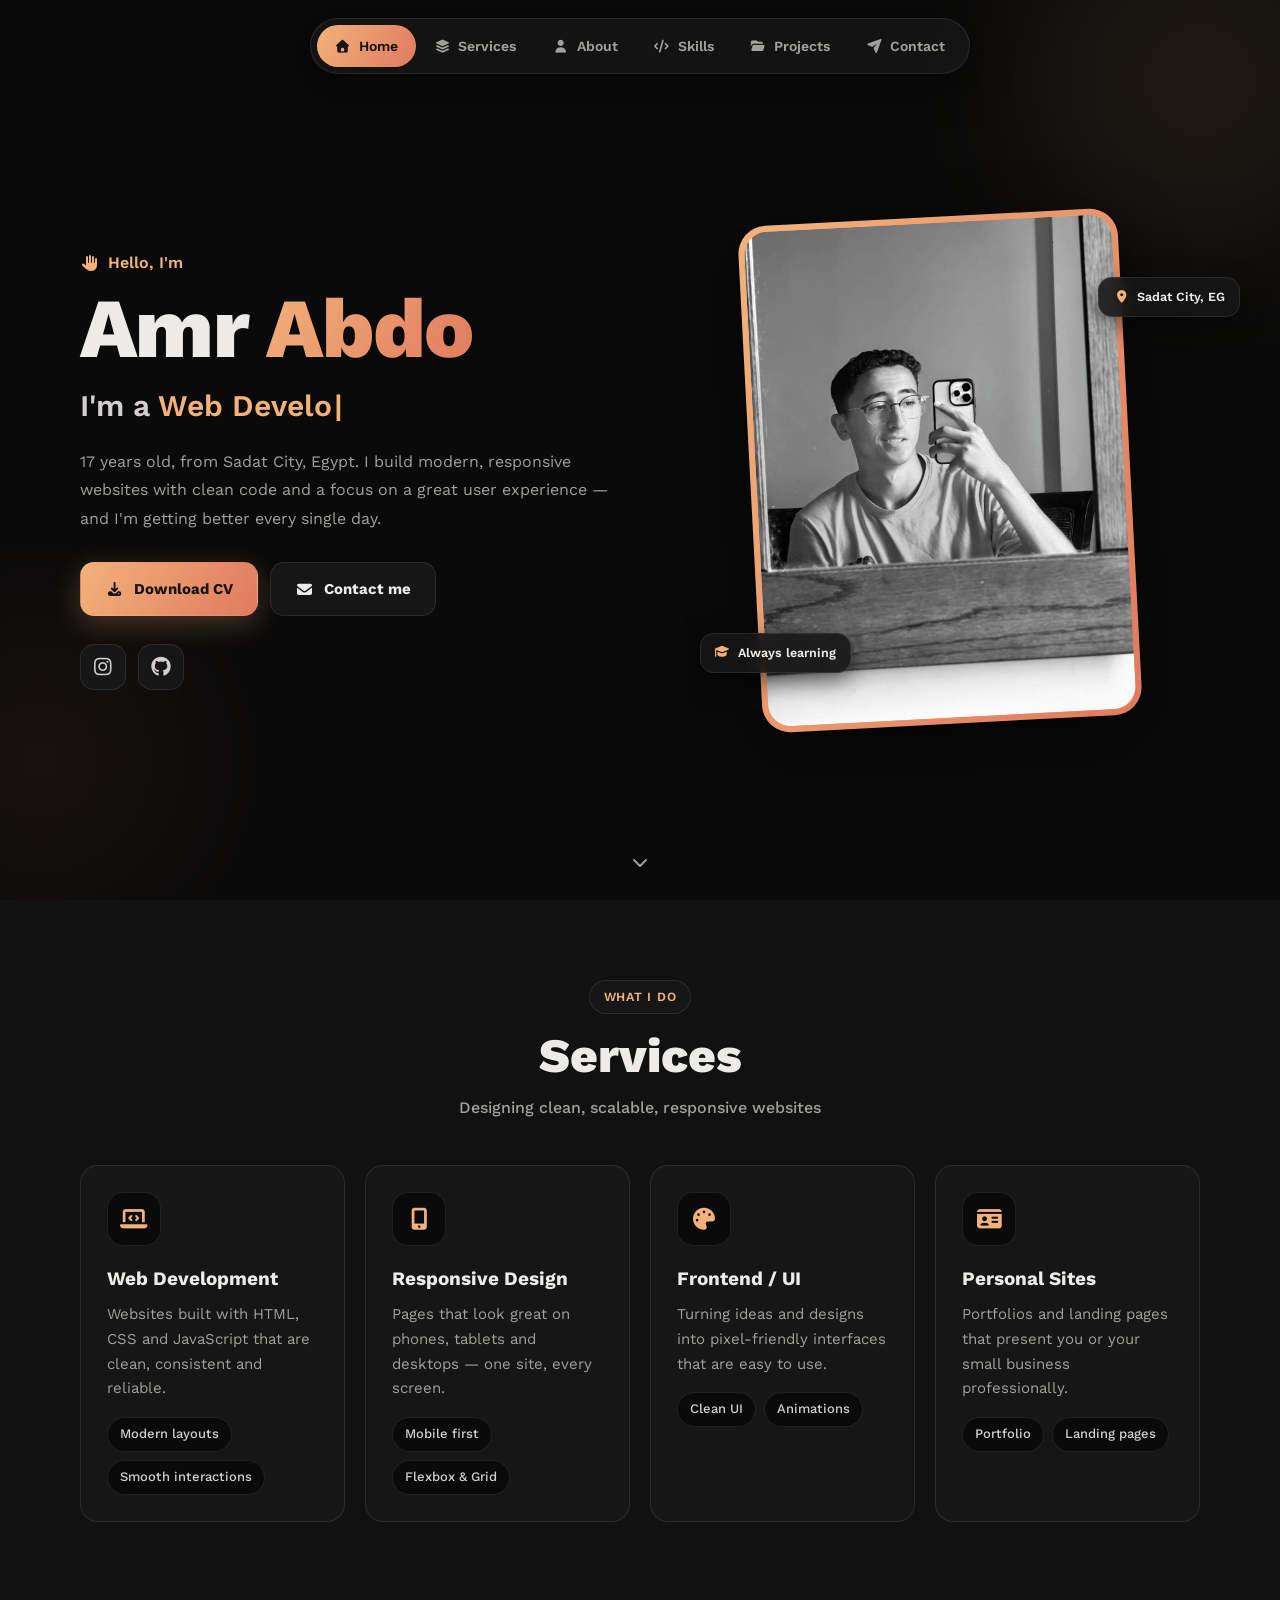
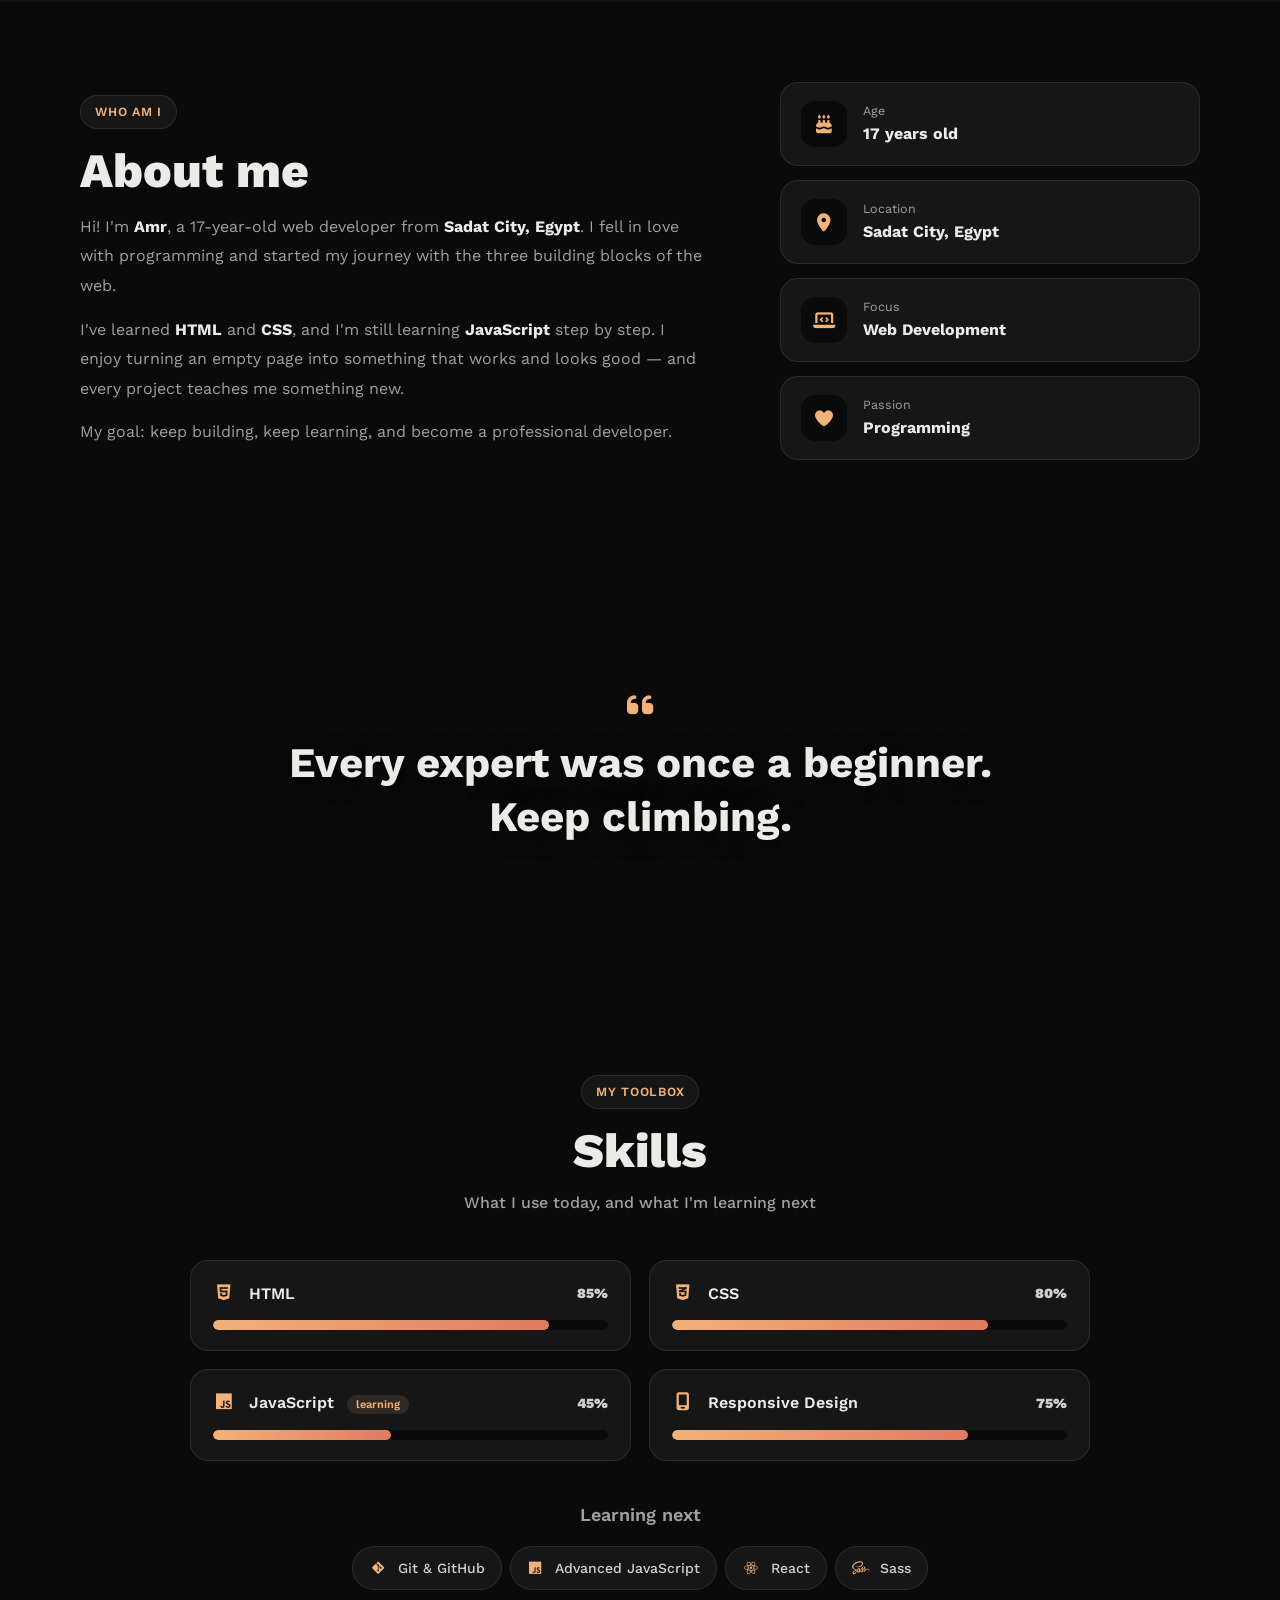
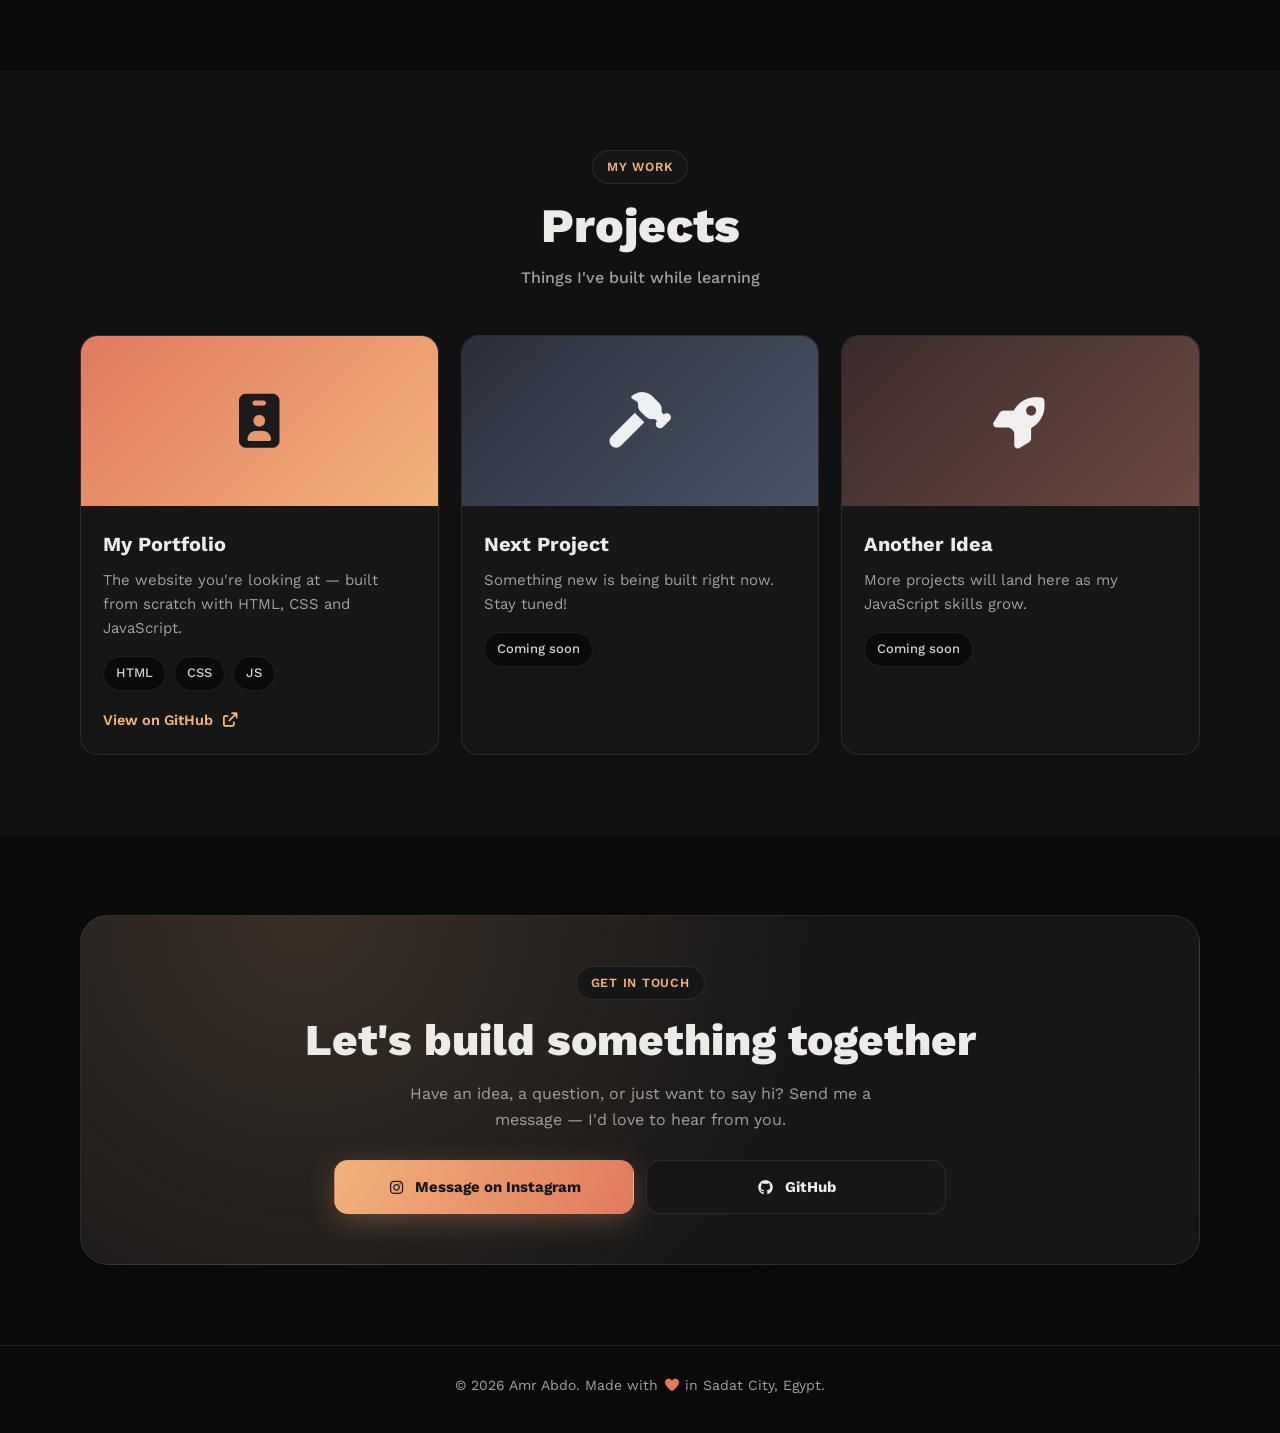
<file: index.html>
<!DOCTYPE html>
<html lang="en">
<head>
    <meta charset="UTF-8">
    <meta name="viewport" content="width=device-width, initial-scale=1.0">
    <meta name="description" content="Amr Abdo — 17 year old web developer from Sadat City, Egypt. HTML, CSS and JavaScript.">
    <meta name="theme-color" content="#0a0a0a">
    <title>Amr Abdo | Portfolio</title>
    <script>document.documentElement.classList.add("js");</script>

    <!-- Render All Elements Normally -->
    <link rel="stylesheet" href="Css/normalize.css" />
    <!-- Font Awesome Library -->
    <link rel="stylesheet" href="Css/all.min.css" />
    <!-- Google Fonts -->
    <link rel="preconnect" href="https://fonts.googleapis.com">
    <link rel="preconnect" href="https://fonts.gstatic.com" crossorigin>
    <link href="https://fonts.googleapis.com/css2?family=Jomhuria&family=Work+Sans:ital,wght@0,100..900;1,100..900&display=swap" rel="stylesheet">
    <!-- New design (separate from the original portfolio.css) -->
    <link rel="stylesheet" href="Css/portfolio-v2.css" />
</head>
<body>
    <div class="progress" id="progress"></div>

    <!-- Start Header / Navigation -->
    <header class="nav-wrap">
        <nav class="nav" aria-label="Main navigation">
            <a href="#home" class="nav-link" data-link="home"><i class="fa-solid fa-house"></i><span>Home</span></a>
            <a href="#services" class="nav-link" data-link="services"><i class="fa-solid fa-layer-group"></i><span>Services</span></a>
            <a href="#about" class="nav-link" data-link="about"><i class="fa-solid fa-user"></i><span>About</span></a>
            <a href="#skills" class="nav-link" data-link="skills"><i class="fa-solid fa-code"></i><span>Skills</span></a>
            <a href="#projects" class="nav-link" data-link="projects"><i class="fa-solid fa-folder-open"></i><span>Projects</span></a>
            <a href="#contact" class="nav-link" data-link="contact"><i class="fa-solid fa-paper-plane"></i><span>Contact</span></a>
        </nav>
    </header>
    <!-- End Header -->

    <main>
    <!-- Start Home -->
    <section class="home" id="home" data-section="home">
        <div class="glow glow-1"></div>
        <div class="glow glow-2"></div>
        <div class="container home-grid">
            <div class="home-text reveal">
                <span class="hello"><i class="fa-solid fa-hand"></i> Hello, I'm</span>
                <h1 class="name">Amr <span class="grad">Abdo</span></h1>
                <h2 class="role">I'm a <span id="typed" class="typed"></span><span class="cursor">|</span></h2>
                <p class="lead">
                    17 years old, from Sadat City, Egypt. I build modern, responsive websites
                    with clean code and a focus on a great user experience — and I'm getting better every single day.
                </p>
                <div class="actions">
                    <!-- Put your CV file at CV/Amr-Abdo-CV.pdf -->
                    <a class="btn btn-primary" href="CV/Amr-Abdo-CV.pdf" download><i class="fa-solid fa-download"></i> Download CV</a>
                    <a class="btn btn-ghost" href="#contact"><i class="fa-solid fa-envelope"></i> Contact me</a>
                </div>
                <div class="socials">
                    <a href="https://instagram.com/itsamrabdo" target="_blank" rel="noopener" aria-label="Instagram"><i class="fa-brands fa-instagram"></i></a>
                    <a href="https://github.com/amrcodin9" target="_blank" rel="noopener" aria-label="GitHub"><i class="fa-brands fa-github"></i></a>
                    <!-- Add your LinkedIn link here when you make one:
                    <a href="YOUR_LINKEDIN_URL" target="_blank" rel="noopener" aria-label="LinkedIn"><i class="fa-brands fa-linkedin"></i></a> -->
                </div>
            </div>
            <div class="home-photo reveal">
                <div class="photo-frame">
                    <img src="Images/my-photo.jpg" alt="Amr Abdo" width="702" height="936">
                </div>
                <div class="chip chip-a"><i class="fa-solid fa-location-dot"></i> Sadat City, EG</div>
                <div class="chip chip-b"><i class="fa-solid fa-graduation-cap"></i> Always learning</div>
            </div>
        </div>
        <a href="#services" class="scroll-hint" aria-label="Scroll down"><i class="fa-solid fa-chevron-down"></i></a>
    </section>
    <!-- End Home -->

    <!-- Start Services -->
    <section class="section services" id="services" data-section="services">
        <div class="container">
            <div class="heading reveal">
                <span class="tag">What I do</span>
                <h2>Services</h2>
                <p>Designing clean, scalable, responsive websites</p>
            </div>
            <div class="box-container">
                <div class="box reveal">
                    <div class="icon"><i class="fa-solid fa-laptop-code"></i></div>
                    <h3>Web Development</h3>
                    <p>Websites built with HTML, CSS and JavaScript that are clean, consistent and reliable.</p>
                    <ul class="pills"><li>Modern layouts</li><li>Smooth interactions</li></ul>
                </div>
                <div class="box reveal">
                    <div class="icon"><i class="fa-solid fa-mobile-screen-button"></i></div>
                    <h3>Responsive Design</h3>
                    <p>Pages that look great on phones, tablets and desktops — one site, every screen.</p>
                    <ul class="pills"><li>Mobile first</li><li>Flexbox &amp; Grid</li></ul>
                </div>
                <div class="box reveal">
                    <div class="icon"><i class="fa-solid fa-palette"></i></div>
                    <h3>Frontend / UI</h3>
                    <p>Turning ideas and designs into pixel-friendly interfaces that are easy to use.</p>
                    <ul class="pills"><li>Clean UI</li><li>Animations</li></ul>
                </div>
                <div class="box reveal">
                    <div class="icon"><i class="fa-solid fa-id-card"></i></div>
                    <h3>Personal Sites</h3>
                    <p>Portfolios and landing pages that present you or your small business professionally.</p>
                    <ul class="pills"><li>Portfolio</li><li>Landing pages</li></ul>
                </div>
            </div>
        </div>
    </section>
    <!-- End Services -->

    <!-- Start About -->
    <section class="section about" id="about" data-section="about">
        <div class="container about-grid">
            <div class="about-text reveal">
                <span class="tag">Who am I</span>
                <h2>About me</h2>
                <p>
                    Hi! I'm <strong>Amr</strong>, a 17-year-old web developer from <strong>Sadat City, Egypt</strong>.
                    I fell in love with programming and started my journey with the three building blocks of the web.
                </p>
                <p>
                    I've learned <strong>HTML</strong> and <strong>CSS</strong>, and I'm still learning
                    <strong>JavaScript</strong> step by step. I enjoy turning an empty page into something
                    that works and looks good — and every project teaches me something new.
                </p>
                <p>My goal: keep building, keep learning, and become a professional developer.</p>
            </div>
            <ul class="facts reveal">
                <li><i class="fa-solid fa-cake-candles"></i><div><small>Age</small><b>17 years old</b></div></li>
                <li><i class="fa-solid fa-location-dot"></i><div><small>Location</small><b>Sadat City, Egypt</b></div></li>
                <li><i class="fa-solid fa-laptop-code"></i><div><small>Focus</small><b>Web Development</b></div></li>
                <li><i class="fa-solid fa-heart"></i><div><small>Passion</small><b>Programming</b></div></li>
            </ul>
        </div>
    </section>
    <!-- End About -->

    <!-- Start Quote banner -->
    <section class="banner" aria-label="Quote">
        <div class="container reveal">
            <i class="fa-solid fa-quote-left"></i>
            <p>Every expert was once a beginner. Keep climbing.</p>
        </div>
    </section>
    <!-- End Quote banner -->

    <!-- Start Skills -->
    <section class="section skills" id="skills" data-section="skills">
        <div class="container">
            <div class="heading reveal">
                <span class="tag">My toolbox</span>
                <h2>Skills</h2>
                <p>What I use today, and what I'm learning next</p>
            </div>
            <div class="skills-grid">
                <div class="skill reveal">
                    <div class="skill-top"><span><i class="fa-brands fa-html5"></i> HTML</span><b data-count="85">0%</b></div>
                    <div class="bar"><span data-level="85"></span></div>
                </div>
                <div class="skill reveal">
                    <div class="skill-top"><span><i class="fa-brands fa-css3-alt"></i> CSS</span><b data-count="80">0%</b></div>
                    <div class="bar"><span data-level="80"></span></div>
                </div>
                <div class="skill reveal">
                    <div class="skill-top"><span><i class="fa-brands fa-js"></i> JavaScript <em>learning</em></span><b data-count="45">0%</b></div>
                    <div class="bar"><span data-level="45"></span></div>
                </div>
                <div class="skill reveal">
                    <div class="skill-top"><span><i class="fa-solid fa-mobile-screen"></i> Responsive Design</span><b data-count="75">0%</b></div>
                    <div class="bar"><span data-level="75"></span></div>
                </div>
            </div>
            <div class="next reveal">
                <h3>Learning next</h3>
                <ul class="pills">
                    <li><i class="fa-brands fa-git-alt"></i> Git &amp; GitHub</li>
                    <li><i class="fa-brands fa-js"></i> Advanced JavaScript</li>
                    <li><i class="fa-brands fa-react"></i> React</li>
                    <li><i class="fa-brands fa-sass"></i> Sass</li>
                </ul>
            </div>
        </div>
    </section>
    <!-- End Skills -->

    <!-- Start Projects -->
    <section class="section projects" id="projects" data-section="projects">
        <div class="container">
            <div class="heading reveal">
                <span class="tag">My work</span>
                <h2>Projects</h2>
                <p>Things I've built while learning</p>
            </div>
            <div class="project-grid">
                <article class="project reveal">
                    <div class="thumb thumb-a"><i class="fa-solid fa-id-badge"></i></div>
                    <div class="body">
                        <h3>My Portfolio</h3>
                        <p>The website you're looking at — built from scratch with HTML, CSS and JavaScript.</p>
                        <ul class="pills"><li>HTML</li><li>CSS</li><li>JS</li></ul>
                        <a class="link" href="https://github.com/amrcodin9" target="_blank" rel="noopener">View on GitHub <i class="fa-solid fa-arrow-up-right-from-square"></i></a>
                    </div>
                </article>
                <!-- Copy this block for every new project, then change the title, text and link -->
                <article class="project reveal soon">
                    <div class="thumb thumb-b"><i class="fa-solid fa-hammer"></i></div>
                    <div class="body">
                        <h3>Next Project</h3>
                        <p>Something new is being built right now. Stay tuned!</p>
                        <ul class="pills"><li>Coming soon</li></ul>
                    </div>
                </article>
                <article class="project reveal soon">
                    <div class="thumb thumb-c"><i class="fa-solid fa-rocket"></i></div>
                    <div class="body">
                        <h3>Another Idea</h3>
                        <p>More projects will land here as my JavaScript skills grow.</p>
                        <ul class="pills"><li>Coming soon</li></ul>
                    </div>
                </article>
            </div>
        </div>
    </section>
    <!-- End Projects -->

    <!-- Start Contact -->
    <section class="section contact" id="contact" data-section="contact">
        <div class="container">
            <div class="contact-card reveal">
                <span class="tag">Get in touch</span>
                <h2>Let's build something together</h2>
                <p>Have an idea, a question, or just want to say hi? Send me a message — I'd love to hear from you.</p>
                <div class="actions center">
                    <a class="btn btn-primary" href="https://instagram.com/itsamrabdo" target="_blank" rel="noopener"><i class="fa-brands fa-instagram"></i> Message on Instagram</a>
                    <a class="btn btn-ghost" href="https://github.com/amrcodin9" target="_blank" rel="noopener"><i class="fa-brands fa-github"></i> GitHub</a>
                </div>
            </div>
        </div>
    </section>
    <!-- End Contact -->
    </main>

    <!-- Start Footer -->
    <footer class="footer">
        <div class="container">
            <p>&copy; <span id="year">2026</span> Amr Abdo. Made with <i class="fa-solid fa-heart"></i> in Sadat City, Egypt.</p>
        </div>
    </footer>
    <!-- End Footer -->

    <button class="to-top" id="toTop" aria-label="Back to top"><i class="fa-solid fa-arrow-up"></i></button>

    <script src="Js/main.js"></script>
</body>
</html>
</file>
<file: Css/portfolio-v2.css>
/* ==========================================================
   Portfolio v2 — Amr Abdo
   Separate from the original portfolio.css (kept untouched)
   Mobile-first: base = phone, bigger screens via min-width
   ========================================================== */

/* ---------- Variables ---------- */
:root {
  --bg: #0a0a0a;
  --bg-soft: #111112;
  --card: #161617;
  --card-2: #1d1d1f;
  --line: rgba(255, 255, 255, 0.09);
  --text: #ecebe8;
  --muted: #a3a09b;
  --second-color: #d3cfcf;          /* same as original */
  --accent: #f2b27a;                /* warm alpenglow */
  --accent-2: #e07a5f;
  --grad: linear-gradient(120deg, var(--accent), var(--accent-2));
  --radius: 18px;
  --section-padding: 80px;
  --nav-h: 68px;
}

/* ---------- Global ---------- */
html { scroll-behavior: smooth; scroll-padding-top: 20px; }
* { box-sizing: border-box; -webkit-tap-highlight-color: transparent; }
body {
  font-family: "Work Sans", sans-serif;
  background: var(--bg);
  color: var(--text);
  line-height: 1.6;
  padding-bottom: calc(var(--nav-h) + 24px);   /* room for the bottom bar on phones */
  overflow-x: hidden;
}
img { max-width: 100%; display: block; }
a { color: inherit; text-decoration: none; }
ul { list-style: none; margin: 0; padding: 0; }
h1, h2, h3, p { margin: 0; }
::selection { background: var(--accent); color: #111; }

.container {
  width: 100%;
  max-width: 1160px;
  margin: 0 auto;
  padding: 0 20px;
}

.grad {
  background: var(--grad);
  -webkit-background-clip: text;
  background-clip: text;
  color: transparent;
}

/* scroll progress bar */
.progress {
  position: fixed; top: 0; left: 0; height: 3px; width: 0;
  background: var(--grad); z-index: 200;
}

/* ---------- Navigation ----------
   Phone  : app-style bar fixed at the bottom
   Desktop: floating pill at the top                    */
.nav-wrap {
  position: fixed; z-index: 100;
  left: 0; right: 0; bottom: 0;
  padding: 0 12px calc(12px + env(safe-area-inset-bottom));
  pointer-events: none;
}
.nav {
  pointer-events: auto;
  display: flex; justify-content: space-between;
  max-width: 520px; margin: 0 auto;
  padding: 8px;
  background: rgba(22, 22, 23, 0.82);
  -webkit-backdrop-filter: blur(16px); backdrop-filter: blur(16px);
  border: 1px solid var(--line);
  border-radius: 22px;
  box-shadow: 0 10px 40px rgba(0, 0, 0, 0.6);
}
.nav-link {
  flex: 1;
  display: flex; flex-direction: column; align-items: center; gap: 3px;
  padding: 8px 2px;
  border-radius: 14px;
  color: var(--muted);
  font-size: 10.5px; font-weight: 600;
  transition: color .25s, background .25s;
}
.nav-link i { font-size: 17px; }
.nav-link.active { color: #151515; background: var(--grad); }
.nav-link:not(.active):hover { color: var(--text); }

@media (min-width: 900px) {
  body { padding-bottom: 0; }
  .nav-wrap { top: 18px; bottom: auto; padding: 0; }
  .nav { max-width: none; width: max-content; padding: 6px; border-radius: 999px; }
  .nav-link {
    flex-direction: row; gap: 8px;
    padding: 10px 18px; border-radius: 999px;
    font-size: 14px;
  }
  .nav-link i { font-size: 13px; }
}

/* ---------- Shared section parts ---------- */
.section { padding: var(--section-padding) 0; position: relative; }
.heading { text-align: center; margin-bottom: 44px; }
.tag {
  display: inline-block;
  padding: 6px 14px; margin-bottom: 14px;
  border: 1px solid var(--line); border-radius: 999px;
  background: var(--card);
  color: var(--accent); font-size: 12.5px; font-weight: 600; letter-spacing: .06em; text-transform: uppercase;
}
.heading h2, .about-text h2 { font-size: clamp(32px, 6vw, 48px); font-weight: 800; line-height: 1.15; margin-bottom: 12px; }
.heading p { color: var(--muted); font-weight: 500; }

.pills { display: flex; flex-wrap: wrap; gap: 8px; }
.pills li {
  padding: 6px 12px; font-size: 13px; font-weight: 500;
  background: var(--bg); border: 1px solid var(--line); border-radius: 999px;
  color: var(--second-color);
}

.btn {
  display: inline-flex; align-items: center; justify-content: center; gap: 10px;
  padding: 14px 24px; border-radius: 14px; border: 1px solid transparent;
  font: inherit; font-weight: 700; font-size: 15px; cursor: pointer;
  transition: transform .25s, box-shadow .25s, background .25s, border-color .25s;
}
.btn:hover { transform: translateY(-3px); }
.btn-primary { background: var(--grad); color: #151515; box-shadow: 0 8px 28px rgba(242, 178, 122, .25); }
.btn-primary:hover { box-shadow: 0 12px 36px rgba(242, 178, 122, .4); }
.btn-ghost { background: var(--card); color: var(--text); border-color: var(--line); }
.btn-ghost:hover { border-color: var(--accent); }

.actions { display: flex; flex-wrap: wrap; gap: 12px; margin-top: 28px; }
.actions.center { justify-content: center; }

/* ---------- Home ---------- */
.home {
  position: relative; overflow: hidden;
  min-height: 100svh;
  display: flex; align-items: center;
  padding: 60px 0 50px;
  background: var(--bg);
}
.glow { position: absolute; border-radius: 50%; filter: blur(90px); opacity: .5; pointer-events: none; }
.glow-1 { width: 320px; height: 320px; background: #f2b27a33; top: -80px; right: -80px; }
.glow-2 { width: 280px; height: 280px; background: #e07a5f26; bottom: 0; left: -100px; }

.home-grid { position: relative; display: grid; gap: 40px; align-items: center; }
.home-photo { order: -1; justify-self: center; position: relative; }   /* photo first on phones */
.photo-frame {
  position: relative;
  width: min(52vw, 220px); aspect-ratio: 3 / 4;
  border-radius: 28px;
  padding: 6px;
  background: var(--grad);
  box-shadow: 0 20px 60px rgba(0, 0, 0, .6);
  transform: rotate(-3deg);
  transition: transform .5s;
}
.photo-frame:hover { transform: rotate(0); }
.photo-frame img { width: 100%; height: 100%; object-fit: cover; border-radius: 23px; filter: contrast(1.05); }

.chip {
  position: absolute; display: flex; align-items: center; gap: 8px;
  padding: 9px 14px; font-size: 12.5px; font-weight: 600; white-space: nowrap;
  background: rgba(22, 22, 23, .88); -webkit-backdrop-filter: blur(10px); backdrop-filter: blur(10px);
  border: 1px solid var(--line); border-radius: 14px;
  box-shadow: 0 8px 24px rgba(0, 0, 0, .5);
  animation: float 5s ease-in-out infinite;
}
.chip i { color: var(--accent); }
.chip-a { top: 12%; right: -26px; }
.chip-b { bottom: 10%; left: -26px; animation-delay: -2.5s; }
@keyframes float { 50% { transform: translateY(-10px); } }

.home-text { text-align: center; }
.hello { display: inline-flex; gap: 8px; align-items: center; color: var(--accent); font-weight: 600; margin-bottom: 8px; }
.hello i { animation: wave 2s ease-in-out infinite; transform-origin: 70% 70%; }
@keyframes wave { 0%, 60%, 100% { transform: rotate(0); } 10%, 30% { transform: rotate(16deg); } 20%, 40% { transform: rotate(-10deg); } 50% { transform: rotate(8deg); } }
.name { font-size: clamp(44px, 13vw, 84px); font-weight: 800; line-height: 1.05; letter-spacing: -.02em; }
.role { font-size: clamp(20px, 5vw, 30px); font-weight: 600; color: var(--second-color); margin-top: 10px; min-height: 1.4em; }
.typed { color: var(--accent); }
.cursor { color: var(--accent); animation: blink 1s steps(2) infinite; margin-left: 2px; }
@keyframes blink { 50% { opacity: 0; } }
.lead { max-width: 560px; margin: 18px auto 0; color: var(--muted); font-size: 16px; line-height: 1.8; }
.home-text .actions { justify-content: center; }

.socials { display: flex; gap: 12px; margin-top: 28px; justify-content: center; }
.socials a {
  width: 46px; height: 46px; display: grid; place-items: center;
  font-size: 20px; color: var(--second-color);
  background: var(--card); border: 1px solid var(--line); border-radius: 14px;
  transition: .25s;
}
.socials a:hover { color: #151515; background: var(--accent); transform: translateY(-4px); }

.scroll-hint { display: none; position: absolute; bottom: 24px; left: 50%; translate: -50% 0; color: var(--muted); animation: float 2s ease-in-out infinite; }

@media (min-width: 900px) {
  .home { padding: 110px 0 70px; }
  .home-grid { grid-template-columns: 1.15fr .85fr; gap: 60px; }
  .home-photo { order: 0; }
  .home-text { text-align: left; }
  .home-text .actions, .socials { justify-content: flex-start; }
  .lead { margin-left: 0; }
  .photo-frame { width: min(100%, 380px); }
  .chip-a { right: -40px; } .chip-b { left: -50px; }
  .scroll-hint { display: block; }
}

/* ---------- Services ---------- */
.services { background: var(--bg-soft); }
.box-container { display: grid; gap: 20px; grid-template-columns: repeat(auto-fill, minmax(250px, 1fr)); }
.box {
  padding: 26px; border-radius: var(--radius);
  background: var(--card); border: 1px solid var(--line);
  transition: transform .35s, border-color .35s, box-shadow .35s;
}
.box:hover { transform: translateY(-8px); border-color: rgba(242, 178, 122, .5); box-shadow: 0 16px 40px rgba(0, 0, 0, .5); }
.box .icon {
  width: 54px; height: 54px; display: grid; place-items: center; margin-bottom: 18px;
  font-size: 22px; color: var(--accent);
  background: var(--bg); border: 1px solid var(--line); border-radius: 16px;
}
.box h3 { font-size: 19px; font-weight: 700; margin-bottom: 8px; }
.box p { color: var(--muted); font-size: 15px; margin-bottom: 16px; line-height: 1.65; }

/* ---------- About ---------- */
.about-grid { display: grid; gap: 36px; align-items: center; }
.about-text p { color: var(--muted); font-size: 16px; line-height: 1.85; margin-top: 14px; }
.about-text strong { color: var(--text); }
.facts { display: grid; gap: 14px; }
.facts li {
  display: flex; align-items: center; gap: 16px; padding: 18px 20px;
  background: var(--card); border: 1px solid var(--line); border-radius: var(--radius);
  transition: .3s;
}
.facts li:hover { transform: translateX(6px); border-color: rgba(242, 178, 122, .5); }
.facts i { width: 46px; height: 46px; display: grid; place-items: center; font-size: 18px; color: var(--accent); background: var(--bg); border-radius: 14px; flex: none; }
.facts small { display: block; color: var(--muted); font-size: 12.5px; }
.facts b { font-size: 16px; }

@media (min-width: 900px) {
  .about-grid { grid-template-columns: 1.2fr .8fr; gap: 70px; }
}

/* ---------- Quote banner (mountain photo) ---------- */
.banner {
  position: relative; overflow: hidden; text-align: center;
  padding: 110px 0;
  background:
    linear-gradient(rgba(10, 10, 10, .62), rgba(10, 10, 10, .82)),
    url("../Images/mountain.jpg") center 30% / cover no-repeat;
}
@media (min-width: 900px) { .banner { background-attachment: fixed; padding: 150px 0; } }
.banner i { font-size: 30px; color: var(--accent); margin-bottom: 16px; }
.banner p { font-size: clamp(24px, 5vw, 42px); font-weight: 700; line-height: 1.3; max-width: 760px; margin: 0 auto; text-shadow: 0 4px 24px rgba(0, 0, 0, .6); }

/* ---------- Skills ---------- */
.skills-grid { display: grid; gap: 18px; max-width: 900px; margin: 0 auto; }
.skill { padding: 20px 22px; background: var(--card); border: 1px solid var(--line); border-radius: var(--radius); }
.skill-top { display: flex; justify-content: space-between; align-items: center; margin-bottom: 14px; font-weight: 600; }
.skill-top i { color: var(--accent); margin-right: 8px; font-size: 18px; }
.skill-top em { font-style: normal; font-size: 11px; margin-left: 8px; padding: 3px 9px; border-radius: 999px; background: rgba(242, 178, 122, .12); color: var(--accent); }
.skill-top b { color: var(--second-color); font-size: 14px; }
.bar { height: 10px; background: var(--bg); border-radius: 999px; overflow: hidden; }
.bar span { display: block; height: 100%; width: 0; background: var(--grad); border-radius: 999px; transition: width 1.4s cubic-bezier(.2, .8, .2, 1); }

.next { max-width: 900px; margin: 40px auto 0; text-align: center; }
.next h3 { font-size: 18px; color: var(--muted); font-weight: 600; margin-bottom: 16px; }
.next .pills { justify-content: center; }
.next .pills li { padding: 10px 16px; background: var(--card); font-size: 14px; }
.next .pills i { color: var(--accent); margin-right: 6px; }

@media (min-width: 768px) { .skills-grid { grid-template-columns: 1fr 1fr; } }

/* ---------- Projects ---------- */
.projects { background: var(--bg-soft); }
.project-grid { display: grid; gap: 22px; grid-template-columns: repeat(auto-fill, minmax(290px, 1fr)); }
.project {
  overflow: hidden; border-radius: var(--radius);
  background: var(--card); border: 1px solid var(--line);
  transition: transform .35s, box-shadow .35s, border-color .35s;
}
.project:hover { transform: translateY(-8px); border-color: rgba(242, 178, 122, .5); box-shadow: 0 18px 44px rgba(0, 0, 0, .55); }
.thumb { height: 170px; display: grid; place-items: center; font-size: 54px; color: rgba(255, 255, 255, .92); }
.thumb-a { background: linear-gradient(135deg, #e07a5f, #f2b27a); color: #1b1b1b; }
.thumb-b { background: linear-gradient(135deg, #2b2f3a, #4a5568); }
.thumb-c { background: linear-gradient(135deg, #3a2b2b, #6b4a42); }
.project .body { padding: 22px; }
.project h3 { font-size: 20px; font-weight: 700; margin-bottom: 8px; }
.project p { color: var(--muted); font-size: 15px; margin-bottom: 16px; }
.project .link { display: inline-flex; gap: 8px; align-items: center; margin-top: 18px; color: var(--accent); font-weight: 600; font-size: 14.5px; }
.project .link:hover { gap: 12px; }
.project.soon { opacity: .75; }

/* ---------- Contact ---------- */
.contact-card {
  text-align: center; padding: 50px 24px;
  background:
    radial-gradient(circle at 20% 0%, rgba(242, 178, 122, .16), transparent 55%),
    var(--card);
  border: 1px solid var(--line); border-radius: 28px;
}
.contact-card h2 { font-size: clamp(28px, 6vw, 44px); font-weight: 800; line-height: 1.2; margin-bottom: 14px; }
.contact-card p { color: var(--muted); max-width: 520px; margin: 0 auto; }
.contact-card .actions .btn { flex: 1 1 220px; max-width: 300px; }

/* ---------- Footer ---------- */
.footer { padding: 28px 0 36px; text-align: center; color: var(--muted); font-size: 14px; border-top: 1px solid var(--line); }
.footer i { color: var(--accent-2); }

/* ---------- Back to top ---------- */
.to-top {
  position: fixed; right: 16px; bottom: calc(var(--nav-h) + 30px); z-index: 90;
  width: 46px; height: 46px; display: grid; place-items: center;
  border: 1px solid var(--line); border-radius: 14px;
  background: var(--card); color: var(--accent); font-size: 16px; cursor: pointer;
  opacity: 0; visibility: hidden; transform: translateY(10px); transition: .3s;
}
.to-top.show { opacity: 1; visibility: visible; transform: none; }
.to-top:hover { background: var(--accent); color: #151515; }
@media (min-width: 900px) { .to-top { bottom: 28px; right: 28px; } }

/* ---------- Scroll reveal ---------- */
.js .reveal { opacity: 0; transform: translateY(28px); transition: opacity .7s ease, transform .7s ease; }
.js .reveal.in { opacity: 1; transform: none; }
.js .box-container .reveal:nth-child(2), .js .project-grid .reveal:nth-child(2) { transition-delay: .1s; }
.js .box-container .reveal:nth-child(3), .js .project-grid .reveal:nth-child(3) { transition-delay: .2s; }
.js .box-container .reveal:nth-child(4) { transition-delay: .3s; }

/* ---------- Accessibility ---------- */
a:focus-visible, button:focus-visible { outline: 2px solid var(--accent); outline-offset: 3px; }
@media (prefers-reduced-motion: reduce) {
  html { scroll-behavior: auto; }
  *, *::before, *::after { animation: none !important; transition-duration: .01ms !important; }
  .js .reveal { opacity: 1; transform: none; }
}
</file>
